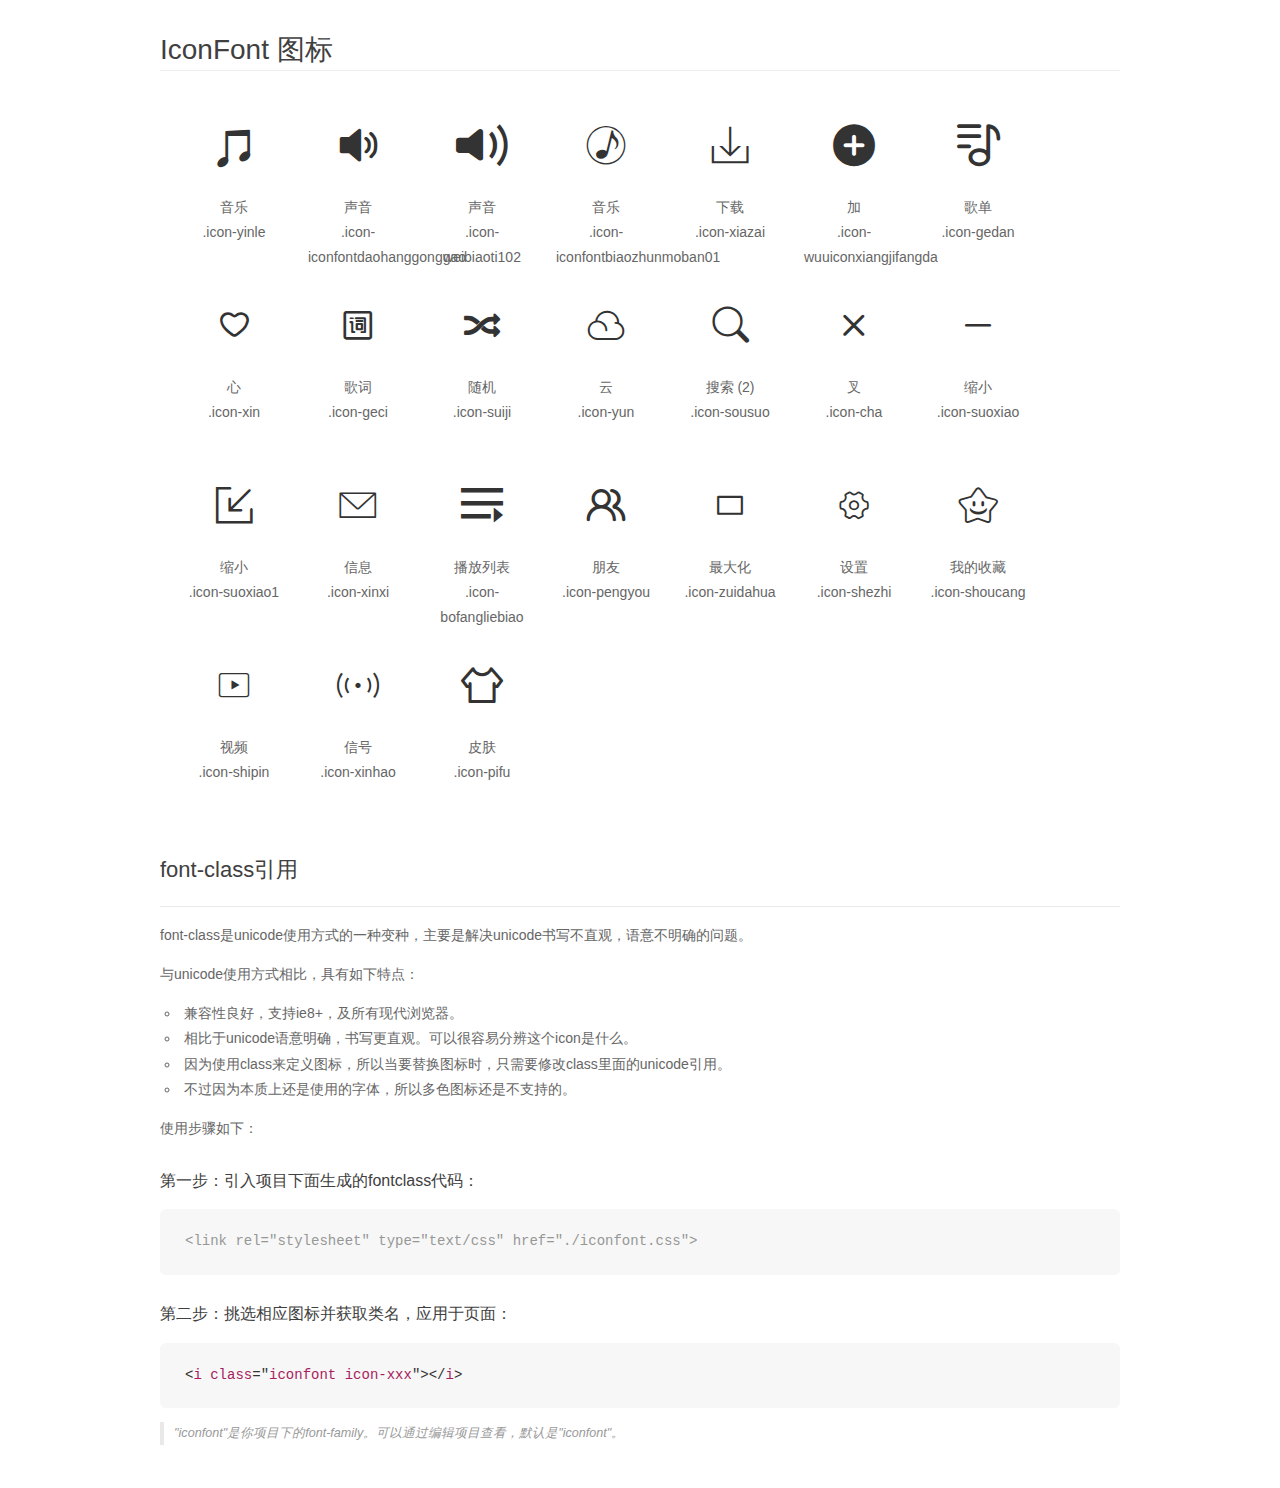
<file: css/font-style/demo_fontclass.html>
<!DOCTYPE html>
<html>
<head>
    <meta charset="utf-8"/>
    <title>IconFont</title>
    <link rel="stylesheet" href="demo.css">
    <link rel="stylesheet" href="iconfont.css">
</head>
<body>
    <div class="main markdown">
        <h1>IconFont 图标</h1>
        <ul class="icon_lists clear">
            
                <li>
                <i class="icon iconfont icon-yinle"></i>
                    <div class="name">音乐</div>
                    <div class="fontclass">.icon-yinle</div>
                </li>
            
                <li>
                <i class="icon iconfont icon-iconfontdaohanggonggao"></i>
                    <div class="name">声音</div>
                    <div class="fontclass">.icon-iconfontdaohanggonggao</div>
                </li>
            
                <li>
                <i class="icon iconfont icon-weibiaoti102"></i>
                    <div class="name">声音</div>
                    <div class="fontclass">.icon-weibiaoti102</div>
                </li>
            
                <li>
                <i class="icon iconfont icon-iconfontbiaozhunmoban01"></i>
                    <div class="name">音乐</div>
                    <div class="fontclass">.icon-iconfontbiaozhunmoban01</div>
                </li>
            
                <li>
                <i class="icon iconfont icon-xiazai"></i>
                    <div class="name">下载</div>
                    <div class="fontclass">.icon-xiazai</div>
                </li>
            
                <li>
                <i class="icon iconfont icon-wuuiconxiangjifangda"></i>
                    <div class="name">加</div>
                    <div class="fontclass">.icon-wuuiconxiangjifangda</div>
                </li>
            
                <li>
                <i class="icon iconfont icon-gedan"></i>
                    <div class="name">歌单</div>
                    <div class="fontclass">.icon-gedan</div>
                </li>
            
                <li>
                <i class="icon iconfont icon-xin"></i>
                    <div class="name">心</div>
                    <div class="fontclass">.icon-xin</div>
                </li>
            
                <li>
                <i class="icon iconfont icon-geci"></i>
                    <div class="name">歌词</div>
                    <div class="fontclass">.icon-geci</div>
                </li>
            
                <li>
                <i class="icon iconfont icon-suiji"></i>
                    <div class="name">随机</div>
                    <div class="fontclass">.icon-suiji</div>
                </li>
            
                <li>
                <i class="icon iconfont icon-yun"></i>
                    <div class="name">云</div>
                    <div class="fontclass">.icon-yun</div>
                </li>
            
                <li>
                <i class="icon iconfont icon-sousuo"></i>
                    <div class="name">搜索 (2)</div>
                    <div class="fontclass">.icon-sousuo</div>
                </li>
            
                <li>
                <i class="icon iconfont icon-cha"></i>
                    <div class="name">叉</div>
                    <div class="fontclass">.icon-cha</div>
                </li>
            
                <li>
                <i class="icon iconfont icon-suoxiao"></i>
                    <div class="name">缩小</div>
                    <div class="fontclass">.icon-suoxiao</div>
                </li>
            
                <li>
                <i class="icon iconfont icon-suoxiao1"></i>
                    <div class="name">缩小</div>
                    <div class="fontclass">.icon-suoxiao1</div>
                </li>
            
                <li>
                <i class="icon iconfont icon-xinxi"></i>
                    <div class="name">信息</div>
                    <div class="fontclass">.icon-xinxi</div>
                </li>
            
                <li>
                <i class="icon iconfont icon-bofangliebiao"></i>
                    <div class="name">播放列表</div>
                    <div class="fontclass">.icon-bofangliebiao</div>
                </li>
            
                <li>
                <i class="icon iconfont icon-pengyou"></i>
                    <div class="name">朋友</div>
                    <div class="fontclass">.icon-pengyou</div>
                </li>
            
                <li>
                <i class="icon iconfont icon-zuidahua"></i>
                    <div class="name">最大化</div>
                    <div class="fontclass">.icon-zuidahua</div>
                </li>
            
                <li>
                <i class="icon iconfont icon-shezhi"></i>
                    <div class="name">设置</div>
                    <div class="fontclass">.icon-shezhi</div>
                </li>
            
                <li>
                <i class="icon iconfont icon-shoucang"></i>
                    <div class="name">我的收藏</div>
                    <div class="fontclass">.icon-shoucang</div>
                </li>
            
                <li>
                <i class="icon iconfont icon-shipin"></i>
                    <div class="name">视频</div>
                    <div class="fontclass">.icon-shipin</div>
                </li>
            
                <li>
                <i class="icon iconfont icon-xinhao"></i>
                    <div class="name">信号</div>
                    <div class="fontclass">.icon-xinhao</div>
                </li>
            
                <li>
                <i class="icon iconfont icon-pifu"></i>
                    <div class="name">皮肤</div>
                    <div class="fontclass">.icon-pifu</div>
                </li>
            
        </ul>

        <h2 id="font-class-">font-class引用</h2>
        <hr>

        <p>font-class是unicode使用方式的一种变种，主要是解决unicode书写不直观，语意不明确的问题。</p>
        <p>与unicode使用方式相比，具有如下特点：</p>
        <ul>
        <li>兼容性良好，支持ie8+，及所有现代浏览器。</li>
        <li>相比于unicode语意明确，书写更直观。可以很容易分辨这个icon是什么。</li>
        <li>因为使用class来定义图标，所以当要替换图标时，只需要修改class里面的unicode引用。</li>
        <li>不过因为本质上还是使用的字体，所以多色图标还是不支持的。</li>
        </ul>
        <p>使用步骤如下：</p>
        <h3 id="-fontclass-">第一步：引入项目下面生成的fontclass代码：</h3>


        <pre><code class="lang-js hljs javascript"><span class="hljs-comment">&lt;link rel="stylesheet" type="text/css" href="./iconfont.css"&gt;</span></code></pre>
        <h3 id="-">第二步：挑选相应图标并获取类名，应用于页面：</h3>
        <pre><code class="lang-css hljs">&lt;<span class="hljs-selector-tag">i</span> <span class="hljs-selector-tag">class</span>="<span class="hljs-selector-tag">iconfont</span> <span class="hljs-selector-tag">icon-xxx</span>"&gt;&lt;/<span class="hljs-selector-tag">i</span>&gt;</code></pre>
        <blockquote>
        <p>"iconfont"是你项目下的font-family。可以通过编辑项目查看，默认是"iconfont"。</p>
        </blockquote>
    </div>
</body>
</html>
</file>
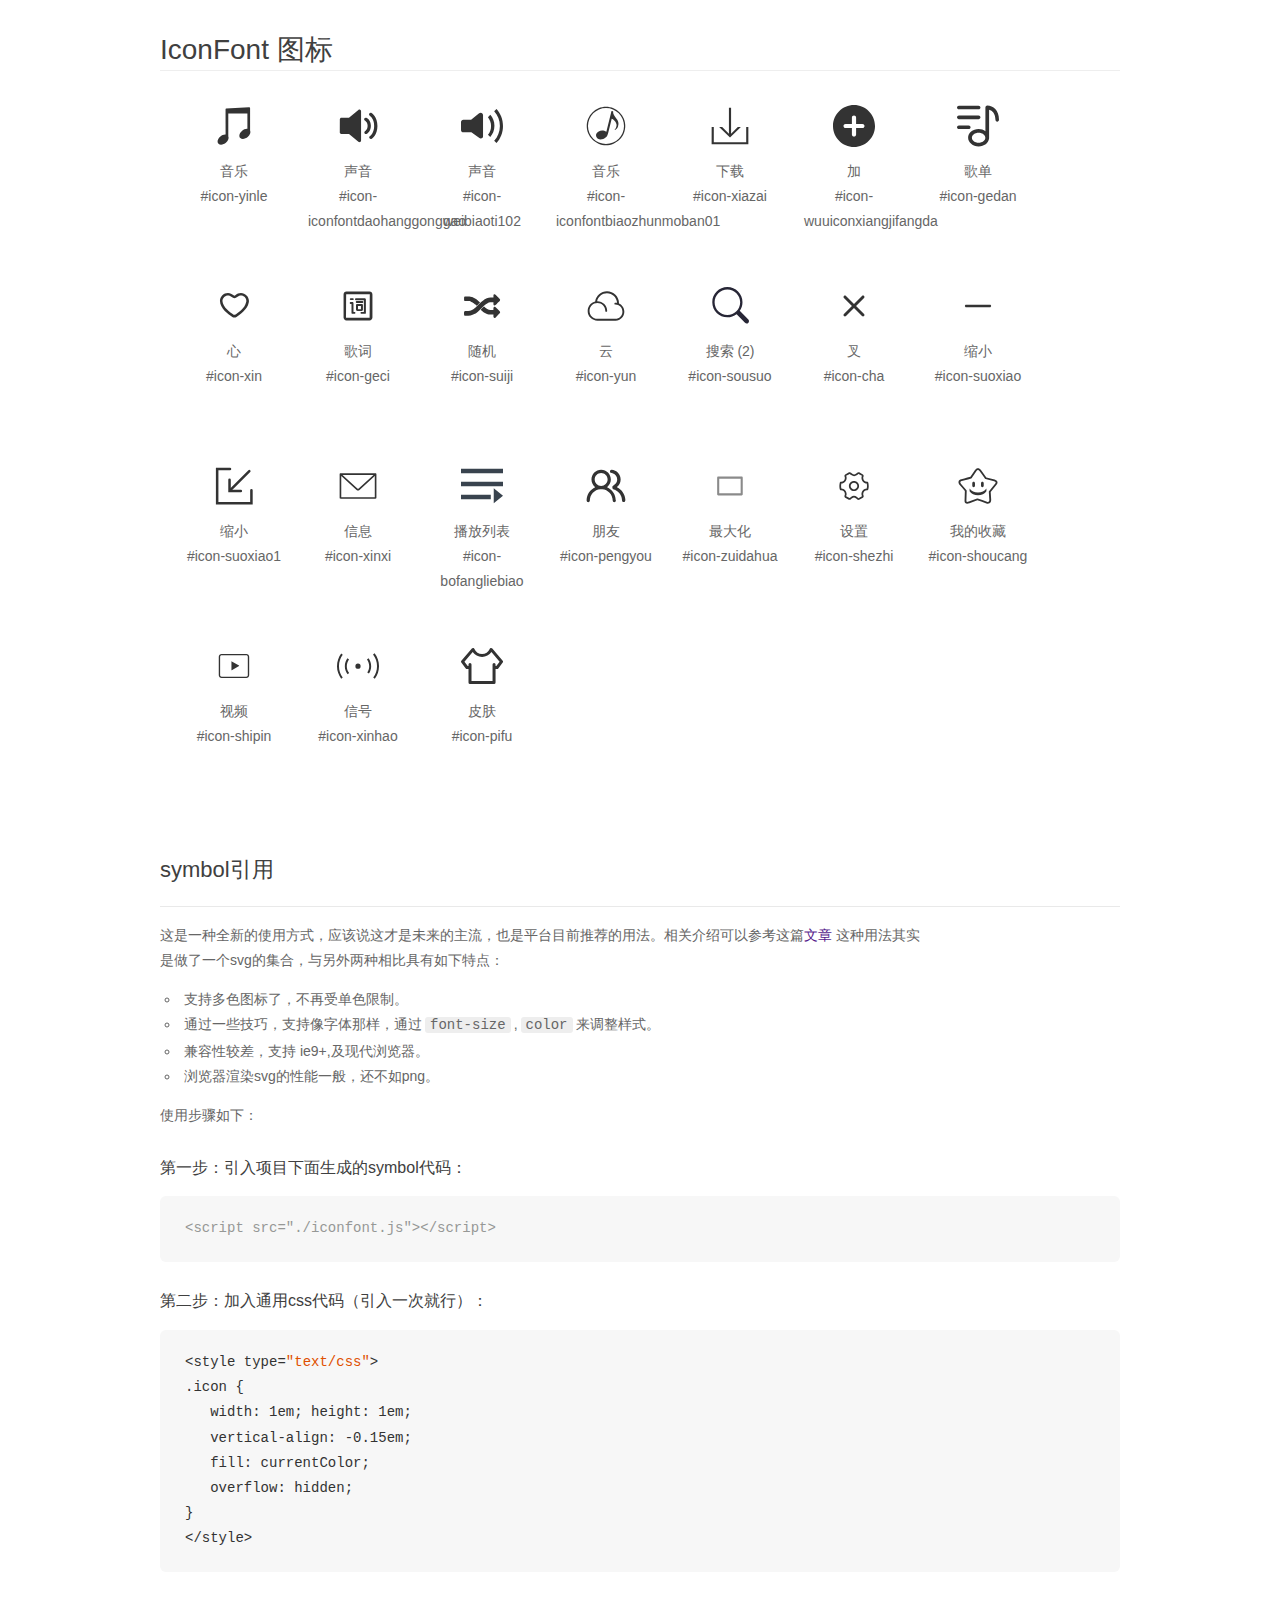
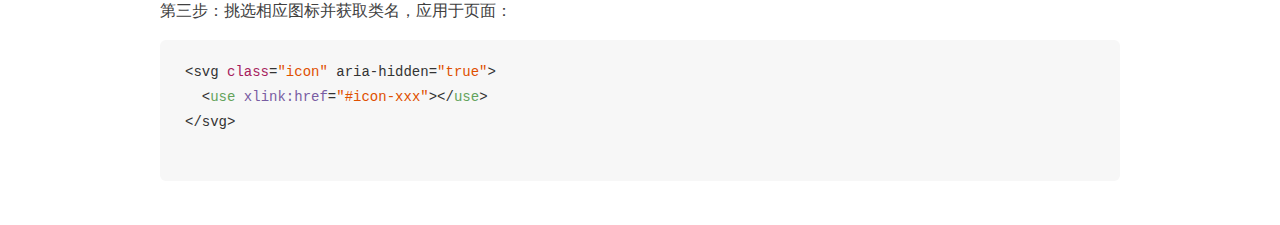
<file: css/font-style/demo_symbol.html>
<!DOCTYPE html>
<html>
<head>
    <meta charset="utf-8"/>
    <title>IconFont</title>
    <link rel="stylesheet" href="demo.css">
    <script src="iconfont.js"></script>

    <style type="text/css">
        .icon {
          /* 通过设置 font-size 来改变图标大小 */
          width: 1em; height: 1em;
          /* 图标和文字相邻时，垂直对齐 */
          vertical-align: -0.15em;
          /* 通过设置 color 来改变 SVG 的颜色/fill */
          fill: currentColor;
          /* path 和 stroke 溢出 viewBox 部分在 IE 下会显示
             normalize.css 中也包含这行 */
          overflow: hidden;
        }

    </style>
</head>
<body>
    <div class="main markdown">
        <h1>IconFont 图标</h1>
        <ul class="icon_lists clear">
            
                <li>
                    <svg class="icon" aria-hidden="true">
                        <use xlink:href="#icon-yinle"></use>
                    </svg>
                    <div class="name">音乐</div>
                    <div class="fontclass">#icon-yinle</div>
                </li>
            
                <li>
                    <svg class="icon" aria-hidden="true">
                        <use xlink:href="#icon-iconfontdaohanggonggao"></use>
                    </svg>
                    <div class="name">声音</div>
                    <div class="fontclass">#icon-iconfontdaohanggonggao</div>
                </li>
            
                <li>
                    <svg class="icon" aria-hidden="true">
                        <use xlink:href="#icon-weibiaoti102"></use>
                    </svg>
                    <div class="name">声音</div>
                    <div class="fontclass">#icon-weibiaoti102</div>
                </li>
            
                <li>
                    <svg class="icon" aria-hidden="true">
                        <use xlink:href="#icon-iconfontbiaozhunmoban01"></use>
                    </svg>
                    <div class="name">音乐</div>
                    <div class="fontclass">#icon-iconfontbiaozhunmoban01</div>
                </li>
            
                <li>
                    <svg class="icon" aria-hidden="true">
                        <use xlink:href="#icon-xiazai"></use>
                    </svg>
                    <div class="name">下载</div>
                    <div class="fontclass">#icon-xiazai</div>
                </li>
            
                <li>
                    <svg class="icon" aria-hidden="true">
                        <use xlink:href="#icon-wuuiconxiangjifangda"></use>
                    </svg>
                    <div class="name">加</div>
                    <div class="fontclass">#icon-wuuiconxiangjifangda</div>
                </li>
            
                <li>
                    <svg class="icon" aria-hidden="true">
                        <use xlink:href="#icon-gedan"></use>
                    </svg>
                    <div class="name">歌单</div>
                    <div class="fontclass">#icon-gedan</div>
                </li>
            
                <li>
                    <svg class="icon" aria-hidden="true">
                        <use xlink:href="#icon-xin"></use>
                    </svg>
                    <div class="name">心</div>
                    <div class="fontclass">#icon-xin</div>
                </li>
            
                <li>
                    <svg class="icon" aria-hidden="true">
                        <use xlink:href="#icon-geci"></use>
                    </svg>
                    <div class="name">歌词</div>
                    <div class="fontclass">#icon-geci</div>
                </li>
            
                <li>
                    <svg class="icon" aria-hidden="true">
                        <use xlink:href="#icon-suiji"></use>
                    </svg>
                    <div class="name">随机</div>
                    <div class="fontclass">#icon-suiji</div>
                </li>
            
                <li>
                    <svg class="icon" aria-hidden="true">
                        <use xlink:href="#icon-yun"></use>
                    </svg>
                    <div class="name">云</div>
                    <div class="fontclass">#icon-yun</div>
                </li>
            
                <li>
                    <svg class="icon" aria-hidden="true">
                        <use xlink:href="#icon-sousuo"></use>
                    </svg>
                    <div class="name">搜索 (2)</div>
                    <div class="fontclass">#icon-sousuo</div>
                </li>
            
                <li>
                    <svg class="icon" aria-hidden="true">
                        <use xlink:href="#icon-cha"></use>
                    </svg>
                    <div class="name">叉</div>
                    <div class="fontclass">#icon-cha</div>
                </li>
            
                <li>
                    <svg class="icon" aria-hidden="true">
                        <use xlink:href="#icon-suoxiao"></use>
                    </svg>
                    <div class="name">缩小</div>
                    <div class="fontclass">#icon-suoxiao</div>
                </li>
            
                <li>
                    <svg class="icon" aria-hidden="true">
                        <use xlink:href="#icon-suoxiao1"></use>
                    </svg>
                    <div class="name">缩小</div>
                    <div class="fontclass">#icon-suoxiao1</div>
                </li>
            
                <li>
                    <svg class="icon" aria-hidden="true">
                        <use xlink:href="#icon-xinxi"></use>
                    </svg>
                    <div class="name">信息</div>
                    <div class="fontclass">#icon-xinxi</div>
                </li>
            
                <li>
                    <svg class="icon" aria-hidden="true">
                        <use xlink:href="#icon-bofangliebiao"></use>
                    </svg>
                    <div class="name">播放列表</div>
                    <div class="fontclass">#icon-bofangliebiao</div>
                </li>
            
                <li>
                    <svg class="icon" aria-hidden="true">
                        <use xlink:href="#icon-pengyou"></use>
                    </svg>
                    <div class="name">朋友</div>
                    <div class="fontclass">#icon-pengyou</div>
                </li>
            
                <li>
                    <svg class="icon" aria-hidden="true">
                        <use xlink:href="#icon-zuidahua"></use>
                    </svg>
                    <div class="name">最大化</div>
                    <div class="fontclass">#icon-zuidahua</div>
                </li>
            
                <li>
                    <svg class="icon" aria-hidden="true">
                        <use xlink:href="#icon-shezhi"></use>
                    </svg>
                    <div class="name">设置</div>
                    <div class="fontclass">#icon-shezhi</div>
                </li>
            
                <li>
                    <svg class="icon" aria-hidden="true">
                        <use xlink:href="#icon-shoucang"></use>
                    </svg>
                    <div class="name">我的收藏</div>
                    <div class="fontclass">#icon-shoucang</div>
                </li>
            
                <li>
                    <svg class="icon" aria-hidden="true">
                        <use xlink:href="#icon-shipin"></use>
                    </svg>
                    <div class="name">视频</div>
                    <div class="fontclass">#icon-shipin</div>
                </li>
            
                <li>
                    <svg class="icon" aria-hidden="true">
                        <use xlink:href="#icon-xinhao"></use>
                    </svg>
                    <div class="name">信号</div>
                    <div class="fontclass">#icon-xinhao</div>
                </li>
            
                <li>
                    <svg class="icon" aria-hidden="true">
                        <use xlink:href="#icon-pifu"></use>
                    </svg>
                    <div class="name">皮肤</div>
                    <div class="fontclass">#icon-pifu</div>
                </li>
            
        </ul>


        <h2 id="symbol-">symbol引用</h2>
        <hr>

        <p>这是一种全新的使用方式，应该说这才是未来的主流，也是平台目前推荐的用法。相关介绍可以参考这篇<a href="">文章</a>
        这种用法其实是做了一个svg的集合，与另外两种相比具有如下特点：</p>
        <ul>
          <li>支持多色图标了，不再受单色限制。</li>
          <li>通过一些技巧，支持像字体那样，通过<code>font-size</code>,<code>color</code>来调整样式。</li>
          <li>兼容性较差，支持 ie9+,及现代浏览器。</li>
          <li>浏览器渲染svg的性能一般，还不如png。</li>
        </ul>
        <p>使用步骤如下：</p>
        <h3 id="-symbol-">第一步：引入项目下面生成的symbol代码：</h3>
        <pre><code class="lang-js hljs javascript"><span class="hljs-comment">&lt;script src="./iconfont.js"&gt;&lt;/script&gt;</span></code></pre>
        <h3 id="-css-">第二步：加入通用css代码（引入一次就行）：</h3>
        <pre><code class="lang-js hljs javascript">&lt;style type=<span class="hljs-string">"text/css"</span>&gt;
.icon {
   width: <span class="hljs-number">1</span>em; height: <span class="hljs-number">1</span>em;
   vertical-align: <span class="hljs-number">-0.15</span>em;
   fill: currentColor;
   overflow: hidden;
}
&lt;<span class="hljs-regexp">/style&gt;</span></code></pre>
        <h3 id="-">第三步：挑选相应图标并获取类名，应用于页面：</h3>
        <pre><code class="lang-js hljs javascript">&lt;svg <span class="hljs-class"><span class="hljs-keyword">class</span></span>=<span class="hljs-string">"icon"</span> aria-hidden=<span class="hljs-string">"true"</span>&gt;<span class="xml"><span class="hljs-tag">
  &lt;<span class="hljs-name">use</span> <span class="hljs-attr">xlink:href</span>=<span class="hljs-string">"#icon-xxx"</span>&gt;</span><span class="hljs-tag">&lt;/<span class="hljs-name">use</span>&gt;</span>
</span>&lt;<span class="hljs-regexp">/svg&gt;
        </span></code></pre>
    </div>
</body>
</html>
</file>
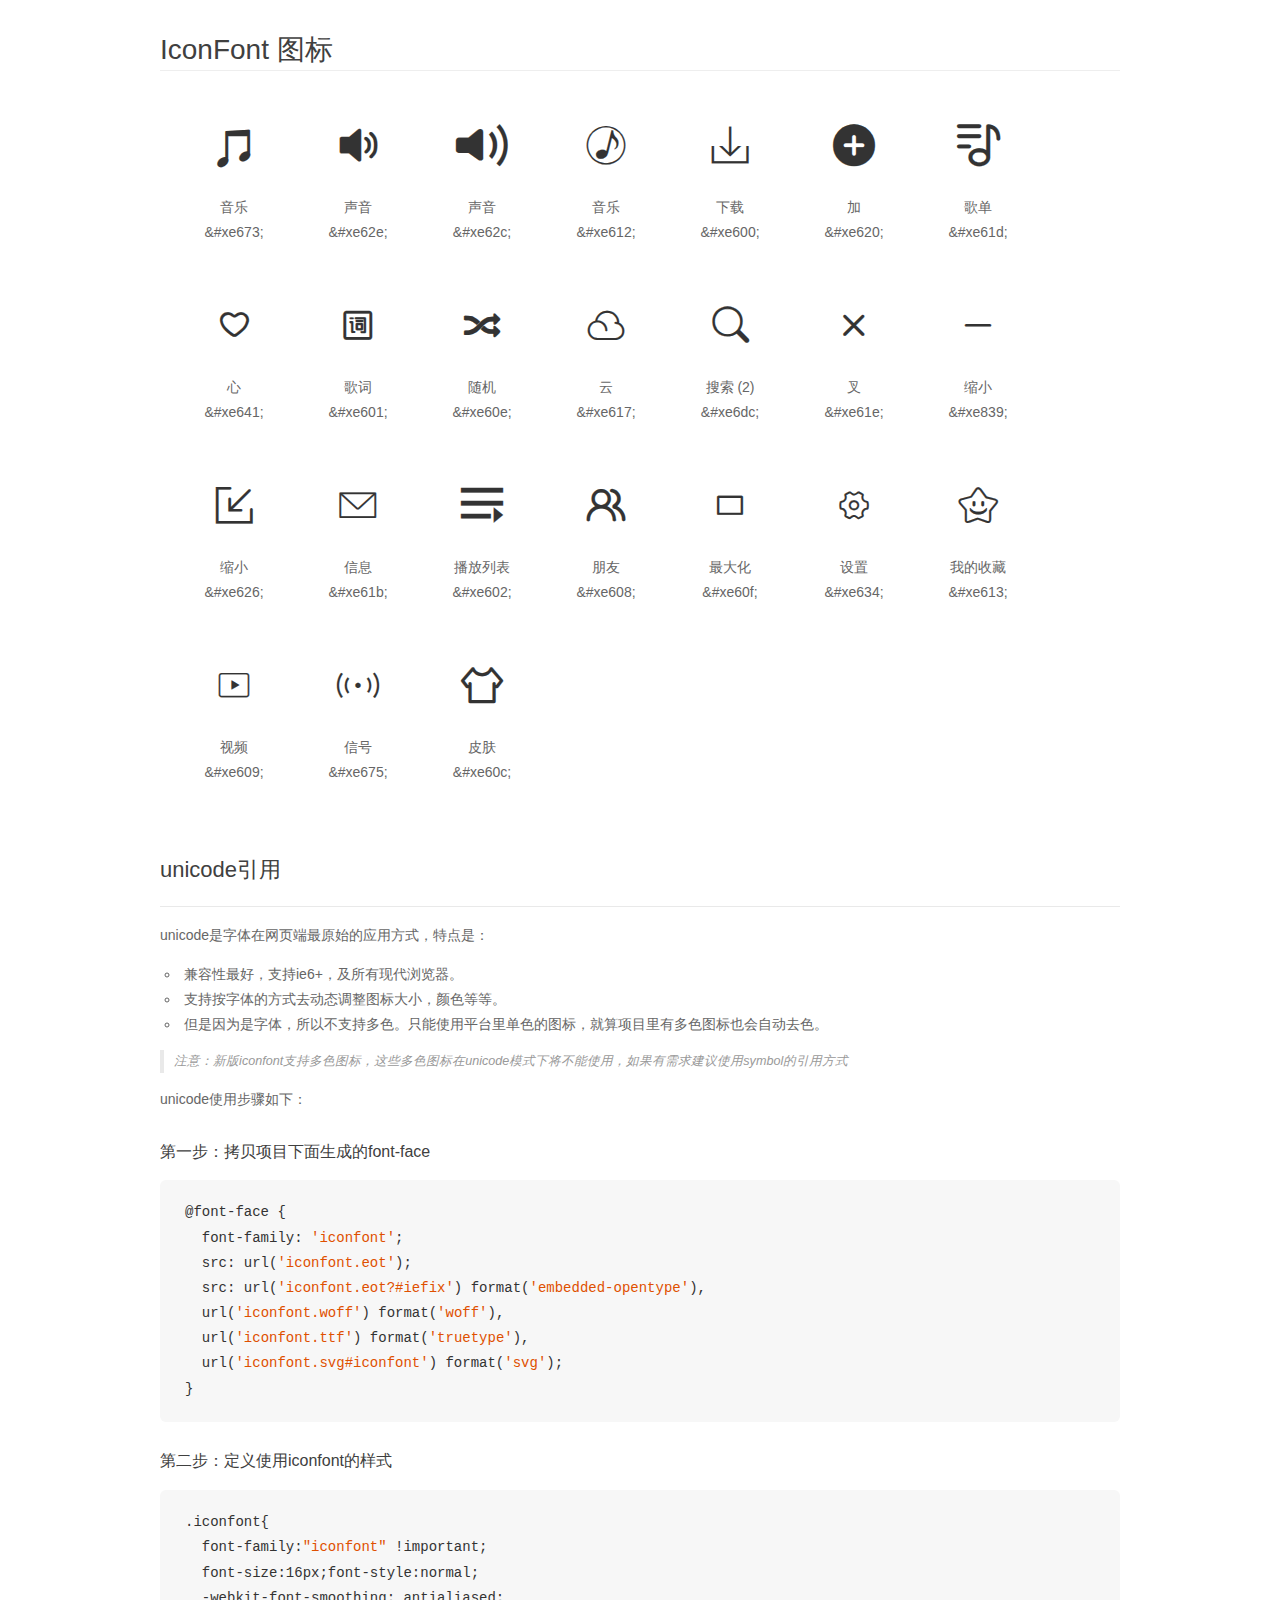
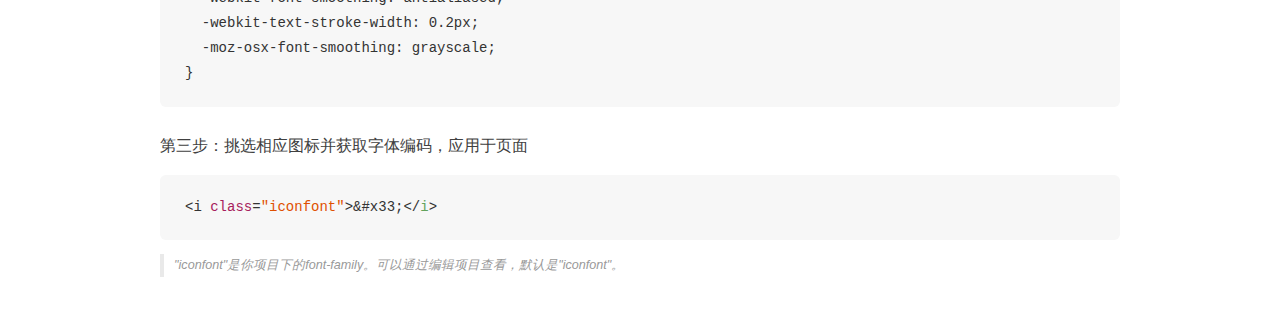
<file: css/font-style/demo_unicode.html>
<!DOCTYPE html>
<html>
<head>
    <meta charset="utf-8"/>
    <title>IconFont</title>
    <link rel="stylesheet" href="demo.css">

    <style type="text/css">

        @font-face {font-family: "iconfont";
          src: url('iconfont.eot'); /* IE9*/
          src: url('iconfont.eot#iefix') format('embedded-opentype'), /* IE6-IE8 */
          url('iconfont.woff') format('woff'), /* chrome, firefox */
          url('iconfont.ttf') format('truetype'), /* chrome, firefox, opera, Safari, Android, iOS 4.2+*/
          url('iconfont.svg#iconfont') format('svg'); /* iOS 4.1- */
        }

        .iconfont {
          font-family:"iconfont" !important;
          font-size:16px;
          font-style:normal;
          -webkit-font-smoothing: antialiased;
          -webkit-text-stroke-width: 0.2px;
          -moz-osx-font-smoothing: grayscale;
        }

    </style>
</head>
<body>
    <div class="main markdown">
        <h1>IconFont 图标</h1>
        <ul class="icon_lists clear">
            
                <li>
                <i class="icon iconfont">&#xe673;</i>
                    <div class="name">音乐</div>
                    <div class="code">&amp;#xe673;</div>
                </li>
            
                <li>
                <i class="icon iconfont">&#xe62e;</i>
                    <div class="name">声音</div>
                    <div class="code">&amp;#xe62e;</div>
                </li>
            
                <li>
                <i class="icon iconfont">&#xe62c;</i>
                    <div class="name">声音</div>
                    <div class="code">&amp;#xe62c;</div>
                </li>
            
                <li>
                <i class="icon iconfont">&#xe612;</i>
                    <div class="name">音乐</div>
                    <div class="code">&amp;#xe612;</div>
                </li>
            
                <li>
                <i class="icon iconfont">&#xe600;</i>
                    <div class="name">下载</div>
                    <div class="code">&amp;#xe600;</div>
                </li>
            
                <li>
                <i class="icon iconfont">&#xe620;</i>
                    <div class="name">加</div>
                    <div class="code">&amp;#xe620;</div>
                </li>
            
                <li>
                <i class="icon iconfont">&#xe61d;</i>
                    <div class="name">歌单</div>
                    <div class="code">&amp;#xe61d;</div>
                </li>
            
                <li>
                <i class="icon iconfont">&#xe641;</i>
                    <div class="name">心</div>
                    <div class="code">&amp;#xe641;</div>
                </li>
            
                <li>
                <i class="icon iconfont">&#xe601;</i>
                    <div class="name">歌词</div>
                    <div class="code">&amp;#xe601;</div>
                </li>
            
                <li>
                <i class="icon iconfont">&#xe60e;</i>
                    <div class="name">随机</div>
                    <div class="code">&amp;#xe60e;</div>
                </li>
            
                <li>
                <i class="icon iconfont">&#xe617;</i>
                    <div class="name">云</div>
                    <div class="code">&amp;#xe617;</div>
                </li>
            
                <li>
                <i class="icon iconfont">&#xe6dc;</i>
                    <div class="name">搜索 (2)</div>
                    <div class="code">&amp;#xe6dc;</div>
                </li>
            
                <li>
                <i class="icon iconfont">&#xe61e;</i>
                    <div class="name">叉</div>
                    <div class="code">&amp;#xe61e;</div>
                </li>
            
                <li>
                <i class="icon iconfont">&#xe839;</i>
                    <div class="name">缩小</div>
                    <div class="code">&amp;#xe839;</div>
                </li>
            
                <li>
                <i class="icon iconfont">&#xe626;</i>
                    <div class="name">缩小</div>
                    <div class="code">&amp;#xe626;</div>
                </li>
            
                <li>
                <i class="icon iconfont">&#xe61b;</i>
                    <div class="name">信息</div>
                    <div class="code">&amp;#xe61b;</div>
                </li>
            
                <li>
                <i class="icon iconfont">&#xe602;</i>
                    <div class="name">播放列表</div>
                    <div class="code">&amp;#xe602;</div>
                </li>
            
                <li>
                <i class="icon iconfont">&#xe608;</i>
                    <div class="name">朋友</div>
                    <div class="code">&amp;#xe608;</div>
                </li>
            
                <li>
                <i class="icon iconfont">&#xe60f;</i>
                    <div class="name">最大化</div>
                    <div class="code">&amp;#xe60f;</div>
                </li>
            
                <li>
                <i class="icon iconfont">&#xe634;</i>
                    <div class="name">设置</div>
                    <div class="code">&amp;#xe634;</div>
                </li>
            
                <li>
                <i class="icon iconfont">&#xe613;</i>
                    <div class="name">我的收藏</div>
                    <div class="code">&amp;#xe613;</div>
                </li>
            
                <li>
                <i class="icon iconfont">&#xe609;</i>
                    <div class="name">视频</div>
                    <div class="code">&amp;#xe609;</div>
                </li>
            
                <li>
                <i class="icon iconfont">&#xe675;</i>
                    <div class="name">信号</div>
                    <div class="code">&amp;#xe675;</div>
                </li>
            
                <li>
                <i class="icon iconfont">&#xe60c;</i>
                    <div class="name">皮肤</div>
                    <div class="code">&amp;#xe60c;</div>
                </li>
            
        </ul>
        <h2 id="unicode-">unicode引用</h2>
        <hr>

        <p>unicode是字体在网页端最原始的应用方式，特点是：</p>
        <ul>
        <li>兼容性最好，支持ie6+，及所有现代浏览器。</li>
        <li>支持按字体的方式去动态调整图标大小，颜色等等。</li>
        <li>但是因为是字体，所以不支持多色。只能使用平台里单色的图标，就算项目里有多色图标也会自动去色。</li>
        </ul>
        <blockquote>
        <p>注意：新版iconfont支持多色图标，这些多色图标在unicode模式下将不能使用，如果有需求建议使用symbol的引用方式</p>
        </blockquote>
        <p>unicode使用步骤如下：</p>
        <h3 id="-font-face">第一步：拷贝项目下面生成的font-face</h3>
        <pre><code class="lang-js hljs javascript">@font-face {
  font-family: <span class="hljs-string">'iconfont'</span>;
  src: url(<span class="hljs-string">'iconfont.eot'</span>);
  src: url(<span class="hljs-string">'iconfont.eot?#iefix'</span>) format(<span class="hljs-string">'embedded-opentype'</span>),
  url(<span class="hljs-string">'iconfont.woff'</span>) format(<span class="hljs-string">'woff'</span>),
  url(<span class="hljs-string">'iconfont.ttf'</span>) format(<span class="hljs-string">'truetype'</span>),
  url(<span class="hljs-string">'iconfont.svg#iconfont'</span>) format(<span class="hljs-string">'svg'</span>);
}
</code></pre>
        <h3 id="-iconfont-">第二步：定义使用iconfont的样式</h3>
        <pre><code class="lang-js hljs javascript">.iconfont{
  font-family:<span class="hljs-string">"iconfont"</span> !important;
  font-size:<span class="hljs-number">16</span>px;font-style:normal;
  -webkit-font-smoothing: antialiased;
  -webkit-text-stroke-width: <span class="hljs-number">0.2</span>px;
  -moz-osx-font-smoothing: grayscale;
}
</code></pre>
        <h3 id="-">第三步：挑选相应图标并获取字体编码，应用于页面</h3>
        <pre><code class="lang-js hljs javascript">&lt;i <span class="hljs-class"><span class="hljs-keyword">class</span></span>=<span class="hljs-string">"iconfont"</span>&gt;&amp;#x33;<span class="xml"><span class="hljs-tag">&lt;/<span class="hljs-name">i</span>&gt;</span></span></code></pre>

        <blockquote>
        <p>"iconfont"是你项目下的font-family。可以通过编辑项目查看，默认是"iconfont"。</p>
        </blockquote>
    </div>


</body>
</html>
</file>
<file: css/font-style/iconfont.css>
@font-face {font-family: "iconfont";
  src: url('iconfont.eot?t=1513491690252'); /* IE9*/
  src: url('iconfont.eot?t=1513491690252#iefix') format('embedded-opentype'), /* IE6-IE8 */
  url('[data-uri]') format('woff'),
  url('iconfont.ttf?t=1513491690252') format('truetype'), /* chrome, firefox, opera, Safari, Android, iOS 4.2+*/
  url('iconfont.svg?t=1513491690252#iconfont') format('svg'); /* iOS 4.1- */
}

.iconfont {
  font-family:"iconfont" !important;
  font-size:16px;
  font-style:normal;
  -webkit-font-smoothing: antialiased;
  -moz-osx-font-smoothing: grayscale;
}

.icon-yinle:before { content: "\e673"; }

.icon-iconfontdaohanggonggao:before { content: "\e62e"; }

.icon-weibiaoti102:before { content: "\e62c"; }

.icon-iconfontbiaozhunmoban01:before { content: "\e612"; }

.icon-xiazai:before { content: "\e600"; }

.icon-wuuiconxiangjifangda:before { content: "\e620"; }

.icon-gedan:before { content: "\e61d"; }

.icon-xin:before { content: "\e641"; }

.icon-geci:before { content: "\e601"; }

.icon-suiji:before { content: "\e60e"; }

.icon-yun:before { content: "\e617"; }

.icon-sousuo:before { content: "\e6dc"; }

.icon-cha:before { content: "\e61e"; }

.icon-suoxiao:before { content: "\e839"; }

.icon-suoxiao1:before { content: "\e626"; }

.icon-xinxi:before { content: "\e61b"; }

.icon-bofangliebiao:before { content: "\e602"; }

.icon-pengyou:before { content: "\e608"; }

.icon-zuidahua:before { content: "\e60f"; }

.icon-shezhi:before { content: "\e634"; }

.icon-shoucang:before { content: "\e613"; }

.icon-shipin:before { content: "\e609"; }

.icon-xinhao:before { content: "\e675"; }

.icon-pifu:before { content: "\e60c"; }
</file>
<file: css/font-style/demo.css>
*{margin: 0;padding: 0;list-style: none;}
/*
KISSY CSS Reset
理念：1. reset 的目的不是清除浏览器的默认样式，这仅是部分工作。清除和重置是紧密不可分的。
2. reset 的目的不是让默认样式在所有浏览器下一致，而是减少默认样式有可能带来的问题。
3. reset 期望提供一套普适通用的基础样式。但没有银弹，推荐根据具体需求，裁剪和修改后再使用。
特色：1. 适应中文；2. 基于最新主流浏览器。
维护：玉伯<lifesinger@gmail.com>, 正淳<ragecarrier@gmail.com>
 */

/** 清除内外边距 **/
body, h1, h2, h3, h4, h5, h6, hr, p, blockquote, /* structural elements 结构元素 */
dl, dt, dd, ul, ol, li, /* list elements 列表元素 */
pre, /* text formatting elements 文本格式元素 */
form, fieldset, legend, button, input, textarea, /* form elements 表单元素 */
th, td /* table elements 表格元素 */ {
  margin: 0;
  padding: 0;
}

/** 设置默认字体 **/
body,
button, input, select, textarea /* for ie */ {
  font: 12px/1.5 tahoma, arial, \5b8b\4f53, sans-serif;
}
h1, h2, h3, h4, h5, h6 { font-size: 100%; }
address, cite, dfn, em, var { font-style: normal; } /* 将斜体扶正 */
code, kbd, pre, samp { font-family: courier new, courier, monospace; } /* 统一等宽字体 */
small { font-size: 12px; } /* 小于 12px 的中文很难阅读，让 small 正常化 */

/** 重置列表元素 **/
ul, ol { list-style: none; }

/** 重置文本格式元素 **/
a { text-decoration: none; }
a:hover { text-decoration: underline; }


/** 重置表单元素 **/
legend { color: #000; } /* for ie6 */
fieldset, img { border: 0; } /* img 搭车：让链接里的 img 无边框 */
button, input, select, textarea { font-size: 100%; } /* 使得表单元素在 ie 下能继承字体大小 */
/* 注：optgroup 无法扶正 */

/** 重置表格元素 **/
table { border-collapse: collapse; border-spacing: 0; }

/* 清除浮动 */
.ks-clear:after, .clear:after {
  content: '\20';
  display: block;
  height: 0;
  clear: both;
}
.ks-clear, .clear {
  *zoom: 1;
}

.main {
  padding: 30px 100px;
width: 960px;
margin: 0 auto;
}
.main h1{font-size:36px; color:#333; text-align:left;margin-bottom:30px; border-bottom: 1px solid #eee;}

.helps{margin-top:40px;}
.helps pre{
  padding:20px;
  margin:10px 0;
  border:solid 1px #e7e1cd;
  background-color: #fffdef;
  overflow: auto;
}

.icon_lists{
  width: 100% !important;

}

.icon_lists li{
  float:left;
  width: 100px;
  height:180px;
  text-align: center;
  list-style: none !important;
}
.icon_lists .icon{
  font-size: 42px;
  line-height: 100px;
  margin: 10px 0;
  color:#333;
  -webkit-transition: font-size 0.25s ease-out 0s;
  -moz-transition: font-size 0.25s ease-out 0s;
  transition: font-size 0.25s ease-out 0s;

}
.icon_lists .icon:hover{
  font-size: 100px;
}



.markdown {
  color: #666;
  font-size: 14px;
  line-height: 1.8;
}

.highlight {
  line-height: 1.5;
}

.markdown img {
  vertical-align: middle;
  max-width: 100%;
}

.markdown h1 {
  color: #404040;
  font-weight: 500;
  line-height: 40px;
  margin-bottom: 24px;
}

.markdown h2,
.markdown h3,
.markdown h4,
.markdown h5,
.markdown h6 {
  color: #404040;
  margin: 1.6em 0 0.6em 0;
  font-weight: 500;
  clear: both;
}

.markdown h1 {
  font-size: 28px;
}

.markdown h2 {
  font-size: 22px;
}

.markdown h3 {
  font-size: 16px;
}

.markdown h4 {
  font-size: 14px;
}

.markdown h5 {
  font-size: 12px;
}

.markdown h6 {
  font-size: 12px;
}

.markdown hr {
  height: 1px;
  border: 0;
  background: #e9e9e9;
  margin: 16px 0;
  clear: both;
}

.markdown p,
.markdown pre {
  margin: 1em 0;
}

.markdown > p,
.markdown > blockquote,
.markdown > .highlight,
.markdown > ol,
.markdown > ul {
  width: 80%;
}

.markdown ul > li {
  list-style: circle;
}

.markdown > ul li,
.markdown blockquote ul > li {
  margin-left: 20px;
  padding-left: 4px;
}

.markdown > ul li p,
.markdown > ol li p {
  margin: 0.6em 0;
}

.markdown ol > li {
  list-style: decimal;
}

.markdown > ol li,
.markdown blockquote ol > li {
  margin-left: 20px;
  padding-left: 4px;
}

.markdown code {
  margin: 0 3px;
  padding: 0 5px;
  background: #eee;
  border-radius: 3px;
}

.markdown pre {
  border-radius: 6px;
  background: #f7f7f7;
  padding: 20px;
}

.markdown pre code {
  border: none;
  background: #f7f7f7;
  margin: 0;
}

.markdown strong,
.markdown b {
  font-weight: 600;
}

.markdown > table {
  border-collapse: collapse;
  border-spacing: 0px;
  empty-cells: show;
  border: 1px solid #e9e9e9;
  width: 95%;
  margin-bottom: 24px;
}

.markdown > table th {
  white-space: nowrap;
  color: #333;
  font-weight: 600;

}

.markdown > table th,
.markdown > table td {
  border: 1px solid #e9e9e9;
  padding: 8px 16px;
  text-align: left;
}

.markdown > table th {
  background: #F7F7F7;
}

.markdown blockquote {
  font-size: 90%;
  color: #999;
  border-left: 4px solid #e9e9e9;
  padding-left: 0.8em;
  margin: 1em 0;
  font-style: italic;
}

.markdown blockquote p {
  margin: 0;
}

.markdown .anchor {
  opacity: 0;
  transition: opacity 0.3s ease;
  margin-left: 8px;
}

.markdown .waiting {
  color: #ccc;
}

.markdown h1:hover .anchor,
.markdown h2:hover .anchor,
.markdown h3:hover .anchor,
.markdown h4:hover .anchor,
.markdown h5:hover .anchor,
.markdown h6:hover .anchor {
  opacity: 1;
  display: inline-block;
}

.markdown > br,
.markdown > p > br {
  clear: both;
}


.hljs {
  display: block;
  background: white;
  padding: 0.5em;
  color: #333333;
  overflow-x: auto;
}

.hljs-comment,
.hljs-meta {
  color: #969896;
}

.hljs-string,
.hljs-variable,
.hljs-template-variable,
.hljs-strong,
.hljs-emphasis,
.hljs-quote {
  color: #df5000;
}

.hljs-keyword,
.hljs-selector-tag,
.hljs-type {
  color: #a71d5d;
}

.hljs-literal,
.hljs-symbol,
.hljs-bullet,
.hljs-attribute {
  color: #0086b3;
}

.hljs-section,
.hljs-name {
  color: #63a35c;
}

.hljs-tag {
  color: #333333;
}

.hljs-title,
.hljs-attr,
.hljs-selector-id,
.hljs-selector-class,
.hljs-selector-attr,
.hljs-selector-pseudo {
  color: #795da3;
}

.hljs-addition {
  color: #55a532;
  background-color: #eaffea;
}

.hljs-deletion {
  color: #bd2c00;
  background-color: #ffecec;
}

.hljs-link {
  text-decoration: underline;
}

pre{
  background: #fff;
}
</file>
